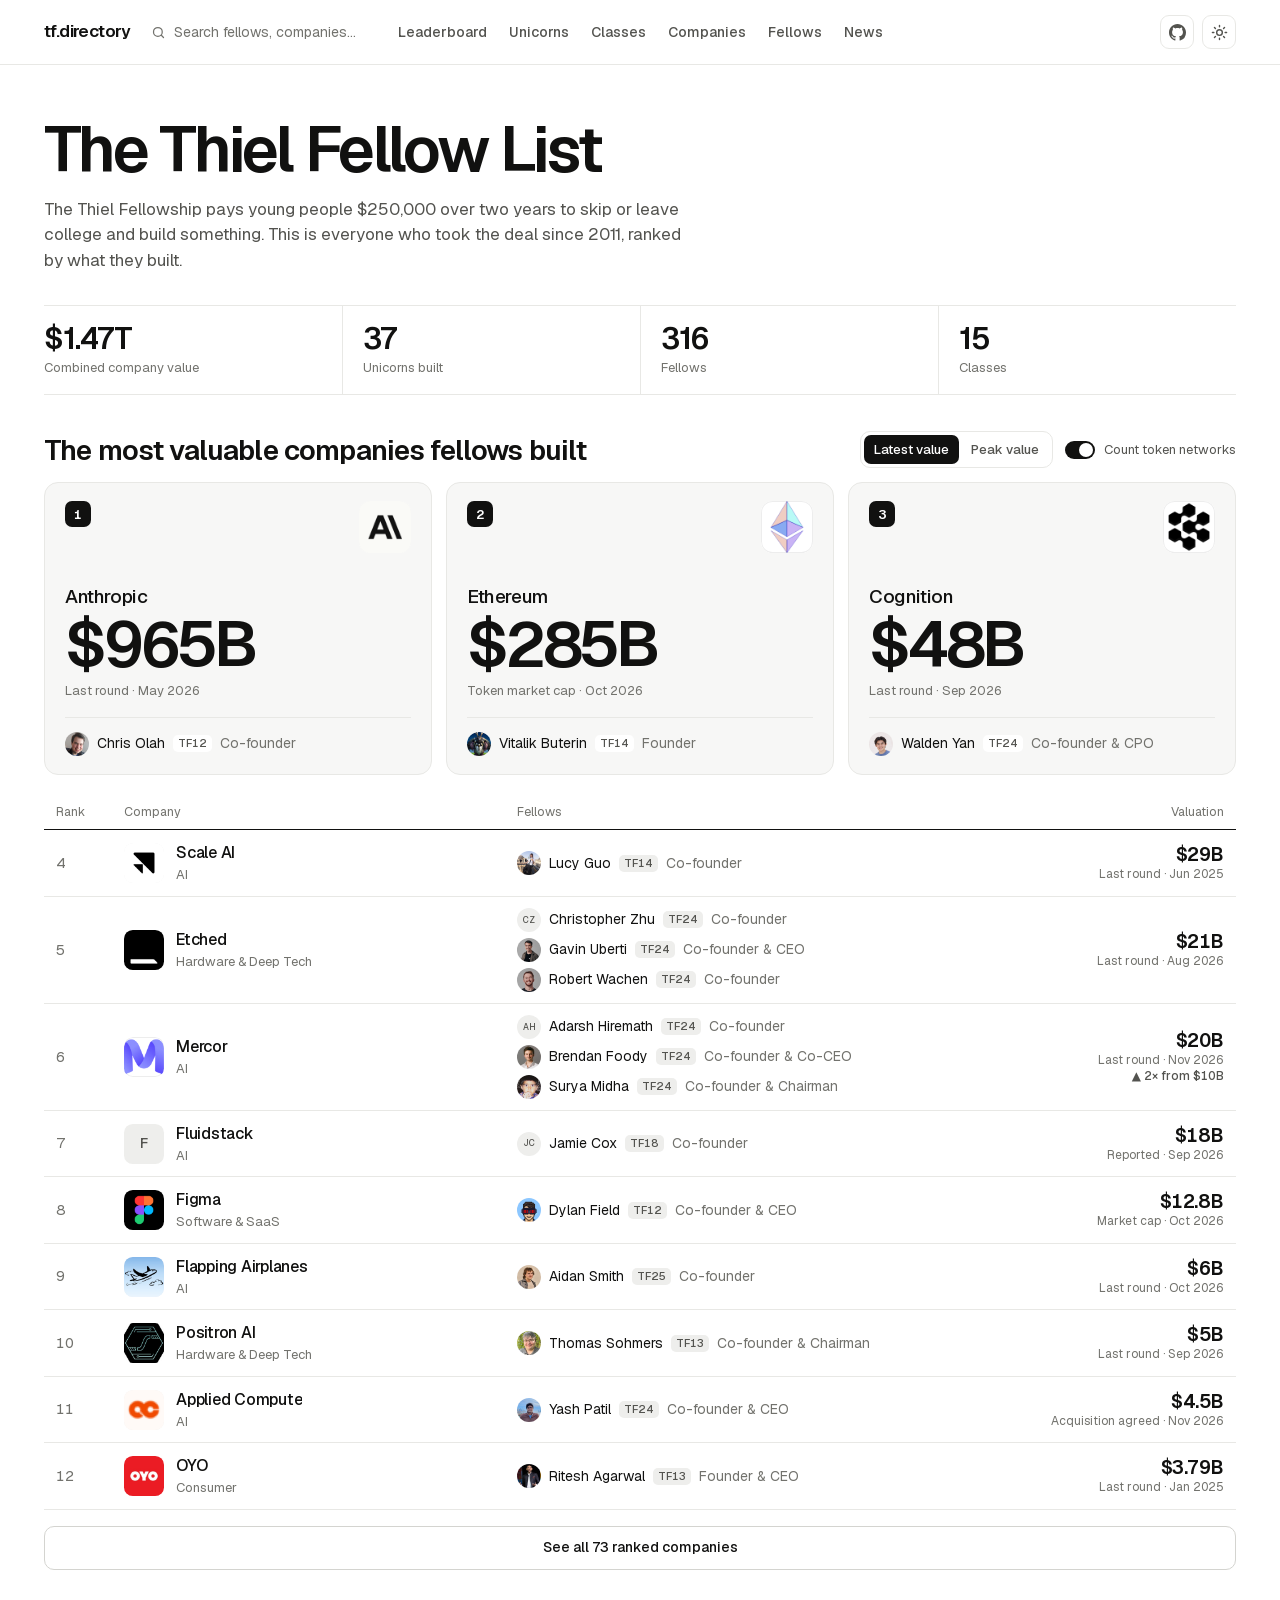
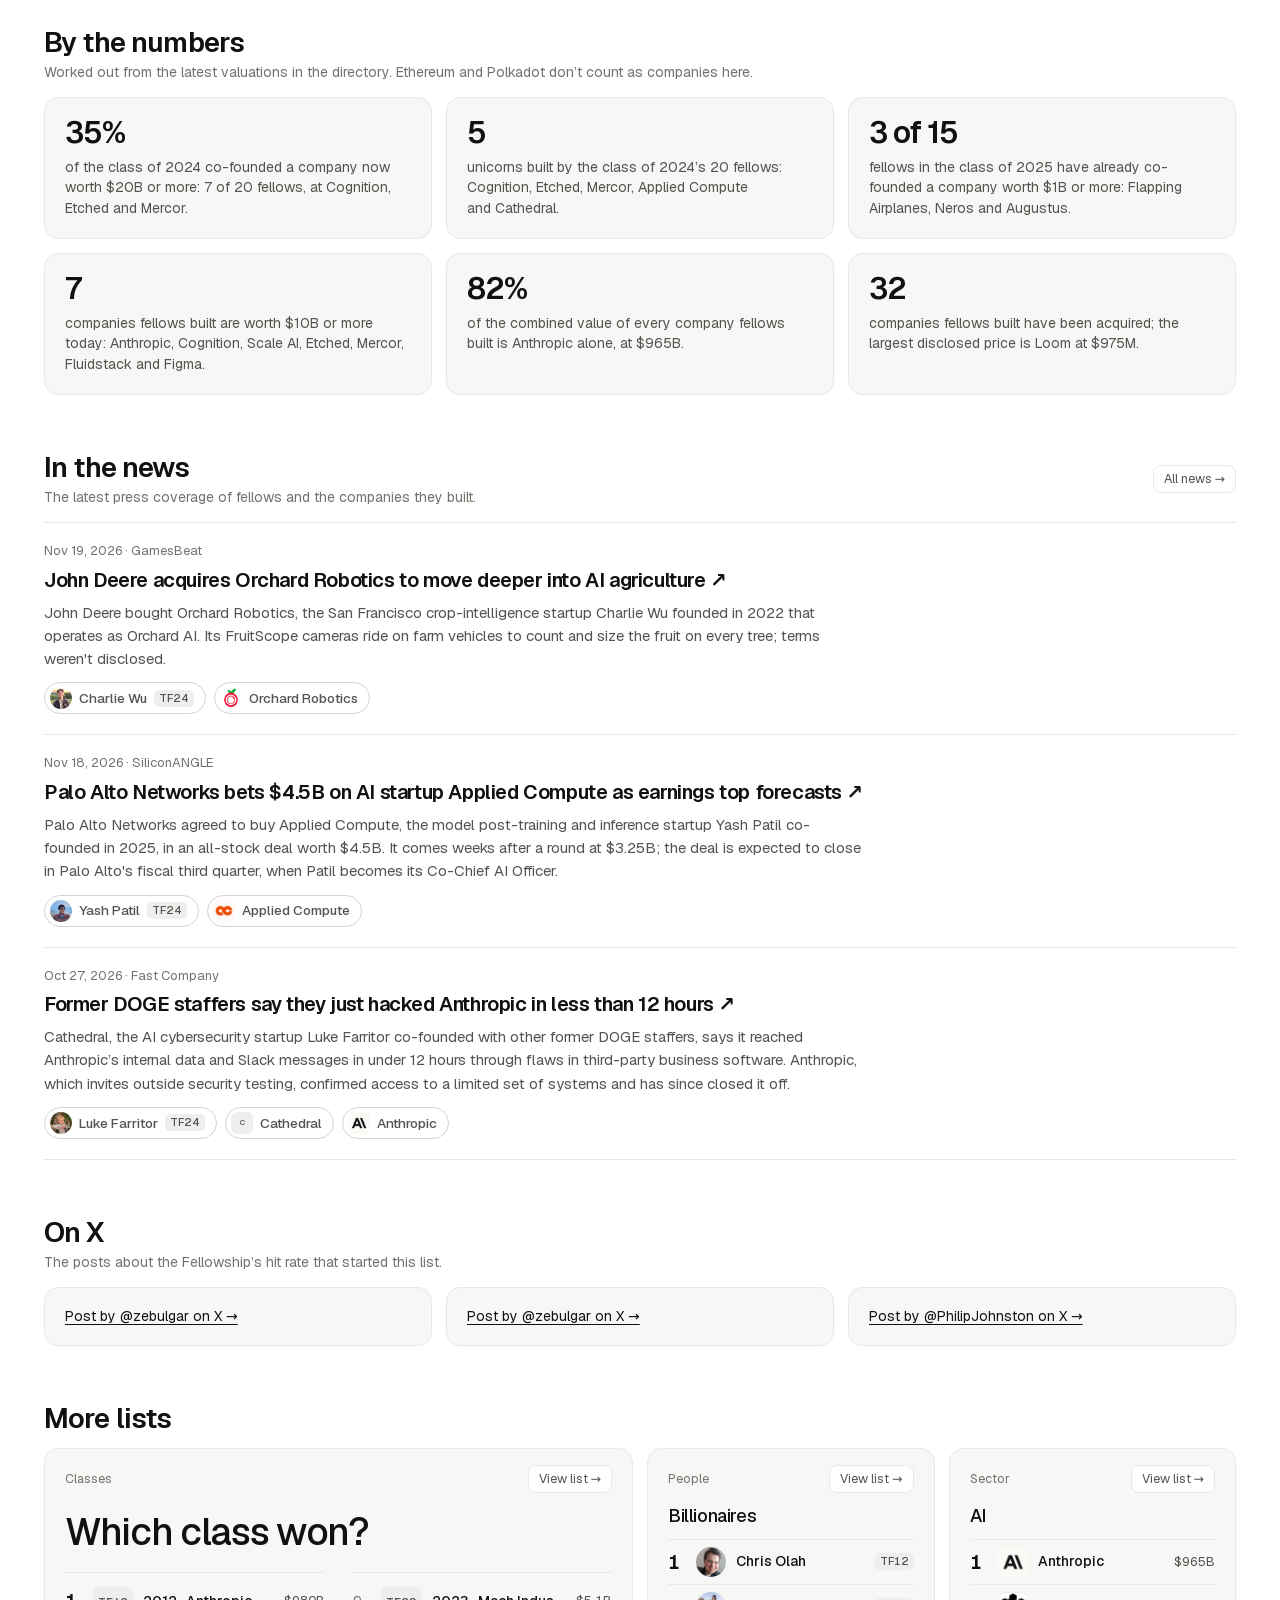
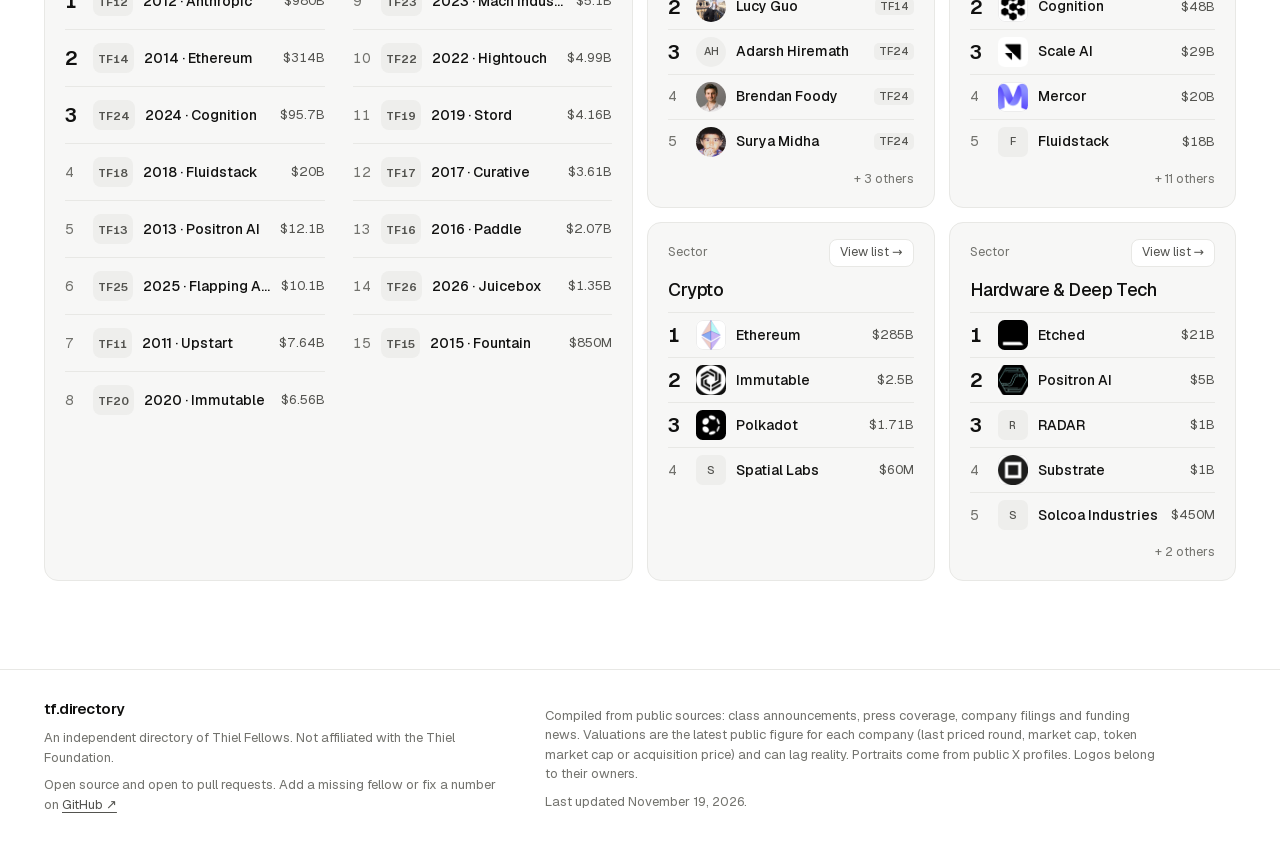
<file: index.html>
<!doctype html>
<html lang="en">
<head>
  <meta charset="utf-8">
  <meta name="viewport" content="width=device-width, initial-scale=1">
  <title>tf.directory — every Thiel Fellow</title>
  <meta name="description" content="An independent directory of every Thiel Fellow since 2011: browse by class, company and profile, with a valuation leaderboard of the companies they built.">
  <meta property="og:title" content="tf.directory — every Thiel Fellow">
  <meta property="og:description" content="Every Thiel Fellow since 2011, by class, company and profile, with a valuation leaderboard.">
  <meta property="og:url" content="https://tf.directory/">
  <meta property="og:type" content="website">
  <meta name="twitter:card" content="summary">
  <meta name="theme-color" content="#ffffff" media="(prefers-color-scheme: light)">
  <meta name="theme-color" content="#0c0c0b" media="(prefers-color-scheme: dark)">
  <link rel="icon" href="data:image/svg+xml,%3Csvg xmlns='http://www.w3.org/2000/svg' viewBox='0 0 64 64'%3E%3Crect width='64' height='64' rx='14' fill='%23111110'/%3E%3Ctext x='32' y='44' font-family='Helvetica,Arial,sans-serif' font-size='34' font-weight='700' letter-spacing='-2' text-anchor='middle' fill='%23ffffff'%3Etf%3C/text%3E%3C/svg%3E">
  <link rel="preload" href="assets/fonts/geist.woff2" as="font" type="font/woff2" crossorigin>
  <link rel="stylesheet" href="assets/style.css?v=17">
</head>
<body>
  <a class="skip" href="#app">Skip to content</a>
  <header class="top">
    <div class="wrap top-in">
      <div class="top-left">
        <a class="mark" href="#/" aria-label="tf.directory home">tf.directory</a>
        <button class="search-btn" id="open-search" type="button" aria-label="Search fellows and companies">
          <svg width="15" height="15" viewBox="0 0 24 24" fill="none" stroke="currentColor" stroke-width="2" stroke-linecap="round" aria-hidden="true"><circle cx="11" cy="11" r="7"/><path d="m20 20-3.5-3.5"/></svg>
          <span class="lbl">Search fellows, companies…</span>
        </button>
      </div>
      <nav class="nav" aria-label="Primary">
        <a href="#/leaderboard" data-nav="leaderboard">Leaderboard</a>
        <a href="#/unicorns" data-nav="unicorns">Unicorns</a>
        <a href="#/classes" data-nav="classes">Classes</a>
        <a href="#/companies" data-nav="companies">Companies</a>
        <a href="#/fellows" data-nav="fellows">Fellows</a>
        <a href="#/news" data-nav="news">News</a>
      </nav>
      <div class="top-actions">
        <a class="icon-btn" href="https://github.com/Sigil-Wen/tf.directory" target="_blank" rel="noopener" aria-label="tf.directory on GitHub" title="Open source on GitHub. Pull requests welcome.">
          <svg width="17" height="17" viewBox="0 0 16 16" fill="currentColor" aria-hidden="true"><path d="M8 0C3.58 0 0 3.58 0 8c0 3.54 2.29 6.53 5.47 7.59.4.07.55-.17.55-.38 0-.19-.01-.82-.01-1.49-2.01.37-2.53-.49-2.69-.94-.09-.23-.48-.94-.82-1.13-.28-.15-.68-.52-.01-.53.63-.01 1.08.58 1.23.82.72 1.21 1.87.87 2.33.66.07-.52.28-.87.51-1.07-1.78-.2-3.64-.89-3.64-3.95 0-.87.31-1.59.82-2.15-.08-.2-.36-1.02.08-2.12 0 0 .67-.21 2.2.82.64-.18 1.32-.27 2-.27.68 0 1.36.09 2 .27 1.53-1.04 2.2-.82 2.2-.82.44 1.1.16 1.92.08 2.12.51.56.82 1.27.82 2.15 0 3.07-1.87 3.75-3.65 3.95.29.25.54.73.54 1.48 0 1.07-.01 1.93-.01 2.2 0 .21.15.46.55.38A8.013 8.013 0 0 0 16 8c0-4.42-3.58-8-8-8z"/></svg>
        </a>
        <button class="icon-btn" id="theme" type="button" aria-label="Toggle dark mode">
          <svg class="i-sun" width="17" height="17" viewBox="0 0 24 24" fill="none" stroke="currentColor" stroke-width="2" stroke-linecap="round" aria-hidden="true"><circle cx="12" cy="12" r="4"/><path d="M12 2v2M12 20v2M4.9 4.9l1.4 1.4M17.7 17.7l1.4 1.4M2 12h2M20 12h2M4.9 19.1l1.4-1.4M17.7 6.3l1.4-1.4"/></svg>
          <svg class="i-moon" width="17" height="17" viewBox="0 0 24 24" fill="none" stroke="currentColor" stroke-width="2" stroke-linecap="round" stroke-linejoin="round" aria-hidden="true"><path d="M21 12.8A9 9 0 1 1 11.2 3a7 7 0 0 0 9.8 9.8z"/></svg>
        </button>
      </div>
    </div>
  </header>

  <main id="app" class="wrap" tabindex="-1">
    <div class="loading">Loading the directory…</div>
  </main>

  <footer class="foot">
    <div class="wrap foot-in">
      <div>
        <div class="mark">tf.directory</div>
        <p>An independent directory of Thiel Fellows. Not affiliated with the Thiel Foundation.</p>
        <p>Open source and open to pull requests. Add a missing fellow or fix a number on <a href="https://github.com/Sigil-Wen/tf.directory" target="_blank" rel="noopener">GitHub ↗</a></p>
      </div>
      <div class="foot-note">
        <p>Compiled from public sources: class announcements, press coverage, company filings and funding news. Valuations are the latest public figure for each company (last priced round, market cap, token market cap or acquisition price) and can lag reality. Portraits come from public X profiles. Logos belong to their owners.</p>
        <p id="updated"></p>
      </div>
    </div>
  </footer>

  <div class="pal-back" id="pal" hidden>
    <div class="pal" role="dialog" aria-modal="true" aria-label="Search">
      <input id="pal-q" type="text" placeholder="Search fellows, companies, classes…" autocomplete="off" spellcheck="false" aria-controls="pal-list">
      <div class="pal-list" id="pal-list" role="listbox"></div>
      <div class="pal-foot"><span><kbd>↑</kbd><kbd>↓</kbd> move</span><span><kbd>↵</kbd> open</span><span><kbd>esc</kbd> close</span></div>
    </div>
  </div>

  <script src="assets/app.js?v=17"></script>
</body>
</html>
</file>
<file: assets/style.css>
@font-face { font-family: "Geist"; font-style: normal; font-weight: 100 900; font-display: swap; src: url(fonts/geist.woff2) format("woff2"); }

:root {
  --bg: #ffffff;
  --surface: #f7f7f6;
  --surface-2: #eeeeec;
  --ink: #111110;
  --ink-2: #53534f;
  --ink-3: #72726d;
  --line: #e8e8e5;
  --line-2: #d4d4d0;
  --chart-2: #a3a39e;
  --radius: 14px;
  --top-h: 64px;
  --sans: "Geist", ui-sans-serif, system-ui, -apple-system, "Segoe UI", sans-serif;
  color-scheme: light;
}

@media (prefers-color-scheme: dark) {
  :root:not([data-theme="light"]) {
    --bg: #0c0c0b;
    --surface: #161615;
    --surface-2: #232321;
    --ink: #f4f4f2;
    --ink-2: #b4b4af;
    --ink-3: #8b8b85;
    --line: #272725;
    --line-2: #3b3b38;
    --chart-2: #6b6b67;
    color-scheme: dark;
  }
}
:root[data-theme="dark"] {
  --bg: #0c0c0b;
  --surface: #161615;
  --surface-2: #232321;
  --ink: #f4f4f2;
  --ink-2: #b4b4af;
  --ink-3: #8b8b85;
  --line: #272725;
  --line-2: #3b3b38;
  --chart-2: #6b6b67;
  color-scheme: dark;
}

* { box-sizing: border-box; }
html { -webkit-text-size-adjust: 100%; scroll-padding-top: calc(var(--top-h) + 16px); }
body {
  margin: 0;
  background: var(--bg);
  color: var(--ink);
  font: 15px/1.5 var(--sans);
  -webkit-font-smoothing: antialiased;
  text-rendering: optimizeLegibility;
  overflow-x: hidden;
}
a { color: inherit; text-decoration: none; }
button { font: inherit; color: inherit; }
img, svg { display: block; }
::selection { background: var(--ink); color: var(--bg); }
:focus-visible { outline: 2px solid var(--ink); outline-offset: 2px; border-radius: 4px; }

.wrap { max-width: 1240px; margin: 0 auto; padding: 0 24px; }
#app { outline: none; min-height: 70vh; }
.skip { position: absolute; left: -999px; top: 8px; background: var(--ink); color: var(--bg); padding: 8px 12px; border-radius: 8px; z-index: 100; }
.skip:focus { left: 8px; }
.loading { padding: 120px 0; color: var(--ink-3); text-align: center; }

/* ---------- header ---------- */
.top {
  position: sticky; top: 0; z-index: 30;
  background: color-mix(in srgb, var(--bg) 88%, transparent);
  backdrop-filter: saturate(1.4) blur(14px);
  -webkit-backdrop-filter: saturate(1.4) blur(14px);
  border-bottom: 1px solid var(--line);
}
.top-in { display: grid; grid-template-columns: minmax(0, 1fr) auto minmax(0, 1fr); align-items: center; gap: 20px; height: var(--top-h); }
.top-left { display: flex; align-items: center; gap: 18px; min-width: 0; }
.mark { font-weight: 600; font-size: 17px; letter-spacing: -0.035em; white-space: nowrap; }
.nav { display: flex; gap: 22px; }
.nav a { color: var(--ink-2); font-size: 14px; font-weight: 500; white-space: nowrap; }
.nav a:hover, .nav a.on { color: var(--ink); }
.top-actions { display: flex; justify-content: flex-end; gap: 8px; }
.search-btn {
  display: flex; align-items: center; gap: 8px; height: 34px; padding: 0 2px; min-width: 0;
  border: 0; background: none; color: var(--ink-3); font-size: 14px; cursor: pointer;
}
.search-btn:hover { color: var(--ink); }
.search-btn .lbl { overflow: hidden; text-overflow: ellipsis; white-space: nowrap; }
kbd { font: 500 11px/1 var(--sans); border: 1px solid var(--line); border-radius: 5px; padding: 3px 5px; color: var(--ink-3); background: var(--bg); }
.icon-btn {
  width: 34px; height: 34px; display: grid; place-items: center; border-radius: 9px;
  border: 1px solid var(--line); background: var(--bg); color: var(--ink-2); cursor: pointer;
}
.icon-btn:hover { color: var(--ink); border-color: var(--line-2); }
.i-moon { display: none; }
:root[data-theme="dark"] .i-moon { display: block; }
:root[data-theme="dark"] .i-sun { display: none; }
@media (prefers-color-scheme: dark) {
  :root:not([data-theme="light"]) .i-moon { display: block; }
  :root:not([data-theme="light"]) .i-sun { display: none; }
}

/* ---------- type ---------- */
.title { font-size: clamp(38px, 5.2vw, 64px); font-weight: 600; line-height: 1.03; letter-spacing: -0.042em; margin: 0; text-wrap: balance; }
.sub { max-width: 640px; font-size: 17px; line-height: 1.5; color: var(--ink-2); margin: 14px 0 0; text-wrap: pretty; }
.sub b { color: var(--ink); font-weight: 500; }
.muted { color: var(--ink-3); }
.page-head { padding: 52px 0 28px; }
.note { font-size: 12.5px; color: var(--ink-3); margin: 12px 0 0; }
.note a { color: var(--ink-2); text-decoration: underline; text-underline-offset: 3px; }
.back { display: inline-block; font-size: 14px; color: var(--ink-2); padding: 28px 0 20px; }
.back:hover { color: var(--ink); }

.sect { padding-top: 56px; }
.sect-head { display: flex; align-items: center; justify-content: space-between; gap: 12px 24px; margin-bottom: 14px; flex-wrap: wrap; }
.sect-head h2 { font-size: clamp(22px, 2.6vw, 28px); font-weight: 600; letter-spacing: -0.03em; line-height: 1.15; margin: 0; }
.sect-head p { margin: 4px 0 0; color: var(--ink-3); font-size: 14px; }
.controls { display: flex; gap: 12px; align-items: center; flex-wrap: wrap; }
.btn-wide {
  display: flex; align-items: center; justify-content: center; height: 44px; margin-top: 16px;
  border: 1px solid var(--line-2); border-radius: 10px; font-size: 14px; font-weight: 500; background: var(--bg);
}
.btn-wide:hover { background: var(--surface); }

/* ---------- stats ---------- */
.stats { display: grid; grid-template-columns: repeat(5, minmax(0, 1fr)); border-top: 1px solid var(--line); border-bottom: 1px solid var(--line); margin-top: 32px; }
.stat { padding: 16px 20px; border-left: 1px solid var(--line); min-width: 0; }
.stat:first-child { border-left: 0; padding-left: 0; }
.stats.four { grid-template-columns: repeat(4, minmax(0, 1fr)); }
.stat b { display: block; font-size: 30px; font-weight: 600; line-height: 1.1; letter-spacing: -0.035em; white-space: nowrap; overflow: hidden; text-overflow: ellipsis; }
.stat span { display: block; margin-top: 3px; font-size: 13px; color: var(--ink-3); }

/* ---------- media ---------- */
.face, .logo { --s: 40px; width: var(--s); height: var(--s); flex: none; object-fit: cover; }
.face { border-radius: 50%; background: var(--surface-2); }
.logo { border-radius: 22%; background: #fff; box-shadow: inset 0 0 0 1px rgba(0, 0, 0, .07); object-fit: contain; }
.logo.on-dark { background: #111110; }
.face.blank, .logo.blank {
  display: inline-grid; place-items: center; background: var(--surface-2); color: var(--ink-2); box-shadow: none;
  font-size: calc(var(--s) * .36); font-weight: 500; line-height: 1; user-select: none;
}
.stack { display: inline-flex; flex: none; }
.stack > * { margin-left: -8px; box-shadow: 0 0 0 2px var(--bg); }
.stack > *:first-child { margin-left: 0; }
.tile {
  display: inline-grid; place-items: center; min-width: 26px; height: 26px; padding: 0 6px; border-radius: 7px;
  background: var(--ink); color: var(--bg); font-size: 13px; font-weight: 600; font-variant-numeric: tabular-nums;
}
.yr {
  display: inline-grid; place-items: center; min-width: 30px; height: 30px; padding: 0 5px; flex: none; border-radius: 8px;
  background: var(--surface-2); color: var(--ink-2); font-size: 11.5px; font-weight: 600; font-variant-numeric: tabular-nums;
}
.tf {
  display: inline-block; flex: none; font-size: 11px; font-weight: 500; line-height: 1; padding: 3px 5px; border-radius: 5px;
  background: var(--surface-2); color: var(--ink-2); font-variant-numeric: tabular-nums; vertical-align: 1px; white-space: nowrap;
}
.tag {
  display: inline-block; font-size: 11.5px; font-weight: 500; line-height: 1; padding: 3px 6px; border-radius: 5px;
  border: 1px solid var(--line-2); color: var(--ink-2); white-space: nowrap;
}
.chip { font-size: 13px; color: var(--ink-2); white-space: nowrap; }
.status { font-size: 13px; color: var(--ink-2); white-space: nowrap; }
.status.defunct { color: var(--ink-3); text-decoration: line-through; }

/* ---------- podium ---------- */
.podium { display: grid; grid-template-columns: repeat(3, minmax(0, 1fr)); gap: 14px; }
.pod {
  display: flex; flex-direction: column; min-width: 0; padding: 18px 20px 18px; background: var(--surface);
  border: 1px solid var(--line); border-radius: var(--radius); transition: border-color .15s;
}
.pod:hover { border-color: var(--line-2); }
.pod-top { display: flex; justify-content: space-between; align-items: flex-start; }
.pod-name { margin-top: 30px; font-size: 19px; font-weight: 500; letter-spacing: -0.02em; }
.pod-val { font-size: clamp(44px, 5vw, 64px); font-weight: 600; line-height: 1.02; letter-spacing: -0.05em; font-variant-numeric: tabular-nums; }
.pod-note { font-size: 13px; color: var(--ink-3); margin-top: 4px; }
.pod-fs { display: flex; flex-direction: column; gap: 6px; margin-top: 16px; padding-top: 14px; border-top: 1px solid var(--line); min-width: 0; }
.pod-fs .tf { background: var(--bg); }

/* ---------- ranked table ---------- */
.rk { font-size: 15px; color: var(--ink-3); font-variant-numeric: tabular-nums; }
.rk.lead { font-size: 26px; font-weight: 600; color: var(--ink); line-height: 1; letter-spacing: -0.03em; }
.t-head, .t-row { display: grid; grid-template-columns: 52px minmax(0, 1.1fr) minmax(0, 1.5fr) 176px; gap: 16px; align-items: center; }
.t-head { padding: 0 12px 8px; font-size: 12.5px; color: var(--ink-3); border-bottom: 1px solid var(--ink); }
.t-head button { border: 0; background: none; padding: 0; font-size: 12.5px; color: var(--ink-3); cursor: pointer; text-align: left; white-space: nowrap; }
.t-head button:hover, .t-head button.on { color: var(--ink); }
.t-head .r { text-align: right; justify-self: end; }
.t-row { padding: 11px 12px; border-bottom: 1px solid var(--line); transition: background .12s; }
.t-row:hover { background: var(--surface); }
.t-row:hover .stack > * { box-shadow: 0 0 0 2px var(--surface); }
.t-co { display: flex; align-items: center; gap: 12px; min-width: 0; }
.t-co .txt { min-width: 0; }
.t-name { display: block; font-size: 16px; font-weight: 500; letter-spacing: -0.015em; overflow: hidden; text-overflow: ellipsis; white-space: nowrap; }
a.t-co:hover .t-name { text-decoration: underline; text-underline-offset: 3px; text-decoration-thickness: 1px; }
.t-sub { display: flex; align-items: center; gap: 6px; font-size: 13px; color: var(--ink-3); overflow: hidden; white-space: nowrap; }
.t-sub.m { display: none; }
.founders { display: flex; flex-direction: column; gap: 6px; min-width: 0; }
.fl { display: flex; align-items: center; gap: 8px; min-width: 0; font-size: 14px; white-space: nowrap; }
.fl-a { display: inline-flex; align-items: center; gap: 8px; min-width: 0; flex: 0 1 auto; }
.fl-n { overflow: hidden; text-overflow: ellipsis; }
a.fl-a:hover .fl-n { text-decoration: underline; text-underline-offset: 3px; text-decoration-thickness: 1px; }
.fl-t { color: var(--ink-3); overflow: hidden; text-overflow: ellipsis; min-width: 0; flex: 1 1 0; }
.val { text-align: right; font-size: 19px; font-weight: 600; line-height: 1.15; letter-spacing: -0.025em; font-variant-numeric: tabular-nums; white-space: nowrap; min-width: 0; }
.val small { display: block; font-size: 12px; font-weight: 400; color: var(--ink-3); letter-spacing: 0; margin-top: 2px; overflow: hidden; text-overflow: ellipsis; }
.val .none { font-size: 13.5px; font-weight: 400; color: var(--ink-3); letter-spacing: 0; }

.ct .t-head, .ct .t-row { grid-template-columns: 44px minmax(0, 1.7fr) 150px 104px 160px 84px; }
.uni .t-head, .uni .t-row { grid-template-columns: 52px minmax(0, 1.1fr) minmax(0, 1.4fr) 176px 132px; }
.u-now { text-align: right; font-size: 15px; color: var(--ink-2); font-variant-numeric: tabular-nums; white-space: nowrap; min-width: 0; }
.u-now small { display: block; font-size: 12px; color: var(--ink-3); overflow: hidden; text-overflow: ellipsis; }
.h-now { justify-self: end; }
.val small.m { display: none; }
.val small.up, .pod-note .up, .worth .up { color: var(--ink-2); font-weight: 500; }
.pod-note .up { display: block; margin-top: 2px; }
.worth .up { margin-top: 4px; }
.ct .t-head { position: sticky; top: var(--top-h); background: var(--bg); z-index: 4; padding-top: 8px; }
.t-raised { font-size: 14px; color: var(--ink-2); text-align: right; font-variant-numeric: tabular-nums; }

/* classes */
.cl-row { display: grid; grid-template-columns: 52px 148px 92px minmax(0, 1fr) 132px; gap: 16px; align-items: center; padding: 12px; border-bottom: 1px solid var(--line); }
.cl-rows { border-top: 1px solid var(--ink); }
.cl-year { font-size: 24px; font-weight: 600; line-height: 1.05; letter-spacing: -0.03em; font-variant-numeric: tabular-nums; }
.cl-year small { display: block; font-size: 12.5px; font-weight: 400; color: var(--ink-3); letter-spacing: 0; margin-top: 3px; white-space: nowrap; }
a.cl-year:hover { text-decoration: underline; text-underline-offset: 4px; text-decoration-thickness: 1px; }
.cl-row .stack { min-width: 0; }
.cl-track { display: flex; height: 28px; background: var(--surface); border-radius: 6px; overflow: hidden; min-width: 0; }
.cl-seg {
  display: flex; align-items: center; min-width: 0; overflow: hidden; height: 100%; padding-left: 8px; white-space: nowrap;
  border-right: 2px solid var(--bg); background: var(--ink); color: var(--bg); font-size: 12px; font-weight: 500;
}
.cl-seg span { overflow: hidden; text-overflow: ellipsis; }
.cl-seg:hover { opacity: .85; }
.cl-seg.s1 { background: color-mix(in srgb, var(--ink) 66%, var(--bg)); }
.cl-seg.s2 { background: color-mix(in srgb, var(--ink) 40%, var(--bg)); }
.cl-seg.s3 { background: color-mix(in srgb, var(--ink) 22%, var(--bg)); color: var(--ink); }

/* ---------- segmented controls ---------- */
.seg, .tabs { display: inline-flex; gap: 2px; padding: 3px; border: 1px solid var(--line); border-radius: 10px; background: var(--bg); }
.tabs { max-width: 100%; overflow-x: auto; scrollbar-width: none; }
.tabs::-webkit-scrollbar { display: none; }
.seg button, .tabs a { flex: none; border: 0; background: none; font-size: 13px; font-weight: 500; padding: 5px 10px; border-radius: 7px; color: var(--ink-2); cursor: pointer; white-space: nowrap; }
.seg button:hover, .tabs a:hover { color: var(--ink); }
.seg button.on, .tabs a.on { background: var(--ink); color: var(--bg); }
.toolbar { display: flex; align-items: center; justify-content: space-between; gap: 12px 20px; flex-wrap: wrap; margin-bottom: 16px; }

.switch { display: inline-flex; align-items: center; gap: 9px; font-size: 13px; color: var(--ink-2); cursor: pointer; user-select: none; white-space: nowrap; }
.switch input { appearance: none; width: 30px; height: 18px; border-radius: 99px; background: var(--line-2); position: relative; margin: 0; cursor: pointer; transition: background .15s; flex: none; }
.switch input::after { content: ""; position: absolute; top: 2px; left: 2px; width: 14px; height: 14px; border-radius: 50%; background: var(--bg); transition: transform .15s; }
.switch input:checked { background: var(--ink); }
.switch input:checked::after { transform: translateX(12px); }

/* ---------- charts ---------- */
.chart { margin: 4px 0 0; }
.chart-legend { display: flex; gap: 6px 18px; flex-wrap: wrap; font-size: 13px; color: var(--ink-2); }
.chart-legend i { display: inline-block; width: 10px; height: 10px; border-radius: 2px; margin-right: 7px; vertical-align: -1px; }
.k-now, .seg-now { background: var(--ink); }
.k-past, .seg-past { background: var(--chart-2); }
.plot { position: relative; height: 260px; margin-left: 40px; border-bottom: 1px solid var(--line-2); }
.gl { position: absolute; left: 0; right: 0; height: 0; border-top: 1px solid var(--line); pointer-events: none; }
.gl span { position: absolute; right: calc(100% + 8px); top: -8px; font-size: 11.5px; color: var(--ink-3); font-variant-numeric: tabular-nums; }
.cols { position: absolute; inset: 0; display: grid; grid-template-columns: repeat(var(--n), minmax(0, 1fr)); align-items: end; }
.col { position: relative; height: 100%; display: flex; flex-direction: column; justify-content: flex-end; align-items: center; border-radius: 6px; }
.col:hover { background: color-mix(in srgb, var(--surface-2) 60%, transparent); }
.col .bar { position: relative; width: min(24px, 56%); display: flex; flex-direction: column; gap: 2px; min-height: 0; }
.col .bar > span { min-height: 0; }
.col .bar > span:first-of-type { border-radius: 4px 4px 0 0; }
.col .cap { position: absolute; bottom: 100%; left: 50%; transform: translateX(-50%); margin-bottom: 6px; font-size: 12.5px; font-weight: 600; white-space: nowrap; }
.chart.rounds .plot { height: 220px; margin-top: 26px; }
.xl small { display: block; font-size: 11px; color: var(--ink-3); }
.xl.all span { color: var(--ink-2); }
.xl { display: grid; grid-template-columns: repeat(var(--n), minmax(0, 1fr)); margin: 8px 0 0 40px; font-size: 11.5px; color: var(--ink-3); text-align: center; font-variant-numeric: tabular-nums; }
.hbars { display: flex; flex-direction: column; gap: 4px; max-width: 760px; }
.hb { display: grid; grid-template-columns: 170px minmax(0, 1fr); gap: 14px; align-items: center; padding: 4px 6px; border-radius: 8px; }
.hb:hover { background: var(--surface); }
.hb-l { font-size: 14px; color: var(--ink-2); overflow: hidden; text-overflow: ellipsis; white-space: nowrap; }
.hb-track { display: flex; align-items: center; gap: 8px; min-width: 0; }
.hb-bar { height: 20px; background: var(--ink); border-radius: 0 4px 4px 0; flex: none; }
.hb-v { font-size: 13px; font-weight: 600; font-variant-numeric: tabular-nums; }
.tip {
  position: fixed; z-index: 70; pointer-events: none; max-width: 280px; padding: 9px 11px; border-radius: 10px;
  background: var(--bg); border: 1px solid var(--line-2); box-shadow: 0 10px 30px -10px rgba(0, 0, 0, .3); font-size: 12.5px; color: var(--ink-2);
}
.tip[hidden] { display: none; }
.tip b { display: block; font-size: 15px; color: var(--ink); }
.tip span { display: block; margin-bottom: 4px; }
.tip div { margin-top: 2px; }
.tview { margin-top: 14px; }
.tview summary { cursor: pointer; font-size: 13.5px; color: var(--ink-2); }
.tview summary:hover { color: var(--ink); }
.tview-wrap { overflow-x: auto; margin-top: 10px; }
.tview table { width: 100%; border-collapse: collapse; font-size: 13.5px; }
.tview th, .tview td { text-align: left; padding: 8px 10px; border-bottom: 1px solid var(--line); vertical-align: top; }
.tview th { font-weight: 500; color: var(--ink-3); font-size: 12.5px; border-bottom-color: var(--ink); }
.tview .r { text-align: right; white-space: nowrap; font-variant-numeric: tabular-nums; }
.tview td a { text-decoration: underline; text-underline-offset: 3px; }

/* ---------- posts ---------- */
.posts { display: grid; grid-template-columns: repeat(3, minmax(0, 1fr)); gap: 14px; align-items: start; }
.post { min-width: 0; }
.posts .twitter-tweet { margin: 0 !important; }
.posts blockquote.twitter-tweet { padding: 18px 20px; border: 1px solid var(--line); border-radius: var(--radius); background: var(--surface); font-size: 14px; }
.posts blockquote.twitter-tweet a { text-decoration: underline; text-underline-offset: 3px; }

/* ---------- list cards ---------- */
.lists { display: grid; grid-template-columns: repeat(4, minmax(0, 1fr)); gap: 14px; }
.fact-cards { display: grid; grid-template-columns: repeat(3, minmax(0, 1fr)); gap: 14px; }
.fcard { display: block; background: var(--surface); border: 1px solid var(--line); border-radius: var(--radius); padding: 18px 20px 20px; min-width: 0; transition: border-color .15s; }
.fcard:hover { border-color: var(--line-2); }
.fcard b { display: block; font-size: 30px; font-weight: 600; line-height: 1.1; letter-spacing: -0.035em; white-space: nowrap; }
.fcard p { margin: 8px 0 0; font-size: 14px; line-height: 1.45; color: var(--ink-2); text-wrap: pretty; }
.lcard { background: var(--surface); border: 1px solid var(--line); border-radius: var(--radius); padding: 16px 20px 18px; min-width: 0; }
.lcard.wide { grid-column: span 2; grid-row: span 2; }
.lc-top { display: flex; justify-content: space-between; align-items: center; gap: 12px; font-size: 12.5px; color: var(--ink-3); }
.lc-btn { display: inline-flex; align-items: center; height: 28px; padding: 0 10px; border: 1px solid var(--line); border-radius: 8px; background: var(--bg); color: var(--ink-2); font-size: 12.5px; white-space: nowrap; }
.lc-btn:hover { color: var(--ink); border-color: var(--line-2); }
.lcard h3 { font-size: 18px; font-weight: 500; line-height: 1.2; letter-spacing: -0.022em; margin: 12px 0; }
.lcard.wide h3 { font-size: clamp(28px, 3.1vw, 38px); font-weight: 500; line-height: 1.08; letter-spacing: -0.035em; margin: 18px 0 20px; }
.li-rows.two { display: grid; grid-auto-flow: column; grid-template-rows: repeat(8, auto); column-gap: 28px; }
.li-rows.two .li { padding: 13px 0; }
.li { display: flex; align-items: center; gap: 10px; padding: 7px 0; border-top: 1px solid var(--line); min-width: 0; }
.li .rk { width: 18px; flex: none; font-size: 14px; }
.li .rk.lead { font-size: 20px; }
.li-t { flex: 1; min-width: 0; font-size: 14px; font-weight: 500; overflow: hidden; text-overflow: ellipsis; white-space: nowrap; }
.li:hover .li-t { text-decoration: underline; text-underline-offset: 3px; text-decoration-thickness: 1px; }
.li-v { flex: none; font-size: 13px; color: var(--ink-2); font-variant-numeric: tabular-nums; }
.li-more { font-size: 12.5px; color: var(--ink-3); text-align: right; margin: 6px 0 0; }

/* ---------- filters ---------- */
.filters { display: flex; gap: 8px; flex-wrap: wrap; align-items: center; padding-bottom: 12px; }
.input { height: 40px; border: 1px solid var(--line); background: var(--bg); border-radius: 10px; padding: 0 12px; font: inherit; font-size: 14px; color: var(--ink); min-width: 0; }
.input.grow { flex: 1 1 260px; border-radius: 99px; padding: 0 18px; }
.input::placeholder { color: var(--ink-3); }
.input:focus { outline: 0; border-color: var(--ink); }
select.input {
  appearance: none; padding-right: 30px; cursor: pointer;
  background-image: url("data:image/svg+xml,%3Csvg xmlns='http://www.w3.org/2000/svg' width='12' height='12' viewBox='0 0 24 24' fill='none' stroke='%2372726d' stroke-width='2.5' stroke-linecap='round'%3E%3Cpath d='m6 9 6 6 6-6'/%3E%3C/svg%3E");
  background-repeat: no-repeat; background-position: right 10px center;
}
.count { font-size: 13px; color: var(--ink-3); margin: 16px 0 12px; }
.empty { padding: 60px 0; text-align: center; color: var(--ink-3); }

/* ---------- fellow cards ---------- */
.fgrid { display: grid; grid-template-columns: repeat(auto-fill, minmax(176px, 1fr)); gap: 14px; }
.f-card { display: block; min-width: 0; overflow: hidden; border: 1px solid var(--line); border-radius: 12px; background: var(--bg); transition: border-color .15s; }
.f-card:hover { border-color: var(--line-2); }
.f-card:hover .fc-name { text-decoration: underline; text-underline-offset: 3px; text-decoration-thickness: 1px; }
.fc-media { position: relative; aspect-ratio: 1; display: grid; place-items: center; overflow: hidden; background: var(--surface); border-bottom: 1px solid var(--line); }
.fc-media .photo { width: 100%; height: 100%; object-fit: cover; }
.fc-media .tile { position: absolute; top: 8px; left: 8px; }
.ini { font-size: 40px; font-weight: 500; letter-spacing: -0.03em; color: var(--ink-3); user-select: none; }
.fc-body { padding: 9px 12px 11px; }
.fc-name, .fc-co { overflow: hidden; text-overflow: ellipsis; white-space: nowrap; }
.fc-name { font-size: 14.5px; font-weight: 500; letter-spacing: -0.012em; }
.fc-co { font-size: 12.5px; color: var(--ink-3); min-height: 18px; }
.group-h { display: flex; align-items: baseline; gap: 10px; margin: 36px 0 12px; font-size: 22px; font-weight: 600; letter-spacing: -0.03em; }
.group-h a:hover { text-decoration: underline; text-underline-offset: 4px; text-decoration-thickness: 1px; }
.group-h span { font-size: 13px; font-weight: 400; letter-spacing: 0; color: var(--ink-3); }

/* billionaire rows */
.b-rows { border-top: 1px solid var(--ink); }
.b-row { display: grid; grid-template-columns: 44px minmax(0, 1fr) 110px; gap: 14px; align-items: center; padding: 11px 12px; border-bottom: 1px solid var(--line); transition: background .12s; }
.b-row:hover { background: var(--surface); }
.b-name { display: block; font-size: 16px; font-weight: 500; letter-spacing: -0.015em; }
.b-row:hover .b-name { text-decoration: underline; text-underline-offset: 3px; text-decoration-thickness: 1px; }
.b-note { display: block; font-size: 13px; color: var(--ink-3); }
.b-row .r { justify-self: end; }

/* ---------- detail pages ---------- */
.profile { display: grid; grid-template-columns: 300px minmax(0, 1fr); gap: 48px; align-items: start; }
.p-side { position: sticky; top: calc(var(--top-h) + 20px); min-width: 0; }
.p-media { aspect-ratio: 1; display: grid; place-items: center; overflow: hidden; border-radius: var(--radius); background: var(--surface); border: 1px solid var(--line); }
.p-media > img:not(.logo) { width: 100%; height: 100%; object-fit: cover; }
.p-media .ini { font-size: 76px; }
.facts { margin: 8px 0 0; }
.facts div { display: flex; justify-content: space-between; gap: 18px; padding: 9px 0; border-bottom: 1px solid var(--line); font-size: 14px; }
.facts dt { color: var(--ink-3); flex: none; }
.facts dd { margin: 0; text-align: right; font-weight: 500; min-width: 0; overflow-wrap: anywhere; }
.facts dd small { display: block; font-size: 12px; font-weight: 400; color: var(--ink-3); }
.facts a:hover { text-decoration: underline; text-underline-offset: 3px; text-decoration-thickness: 1px; }
.links { display: flex; gap: 8px; flex-wrap: wrap; margin-top: 14px; }
.links a { display: inline-flex; align-items: center; height: 34px; padding: 0 12px; border-radius: 9px; border: 1px solid var(--line-2); font-size: 13.5px; font-weight: 500; }
.links a:hover { background: var(--surface); }
.p-main { min-width: 0; }
.p-main h1 { font-size: clamp(38px, 5vw, 60px); font-weight: 600; line-height: 1.03; letter-spacing: -0.042em; margin: 0; }
.p-sub { margin: 10px 0 0; font-size: 17px; color: var(--ink-2); display: flex; gap: 6px 10px; flex-wrap: wrap; align-items: center; }
.p-sub a:hover { color: var(--ink); text-decoration: underline; text-underline-offset: 3px; text-decoration-thickness: 1px; }
.worth { margin-top: 22px; padding: 16px 0; border-top: 1px solid var(--ink); border-bottom: 1px solid var(--line); }
.worth small { display: block; font-size: 13px; color: var(--ink-3); }
.worth b { display: block; font-size: clamp(42px, 5vw, 60px); font-weight: 600; line-height: 1.05; letter-spacing: -0.05em; margin: 2px 0; font-variant-numeric: tabular-nums; }
.prose { font-size: 17px; line-height: 1.6; max-width: 660px; margin: 22px 0 0; text-wrap: pretty; }
.sect-label { font-size: 13px; color: var(--ink-3); margin: 32px 0 10px; }
.co-list { border-top: 1px solid var(--line); }
.co-row { display: flex; align-items: center; gap: 12px; padding: 10px 0; border-bottom: 1px solid var(--line); min-width: 0; }
.co-row .t-name { font-size: 15px; }
.co-row:hover .t-name { text-decoration: underline; text-underline-offset: 3px; text-decoration-thickness: 1px; }
.co-row .val { margin-left: auto; font-size: 16px; flex: none; }
.taglist { display: flex; gap: 6px; flex-wrap: wrap; }
.taglist span { font-size: 13px; padding: 4px 10px; border-radius: 99px; border: 1px solid var(--line); }
.sources { margin: 0; padding: 0; list-style: none; font-size: 12.5px; color: var(--ink-3); }
.sources li { padding: 3px 0; overflow: hidden; text-overflow: ellipsis; white-space: nowrap; }
.sources a:hover { color: var(--ink); text-decoration: underline; }
.mates { display: grid; grid-template-columns: repeat(auto-fill, minmax(208px, 1fr)); gap: 0 24px; }
.mate { display: flex; gap: 10px; align-items: center; padding: 8px 0; border-top: 1px solid var(--line); min-width: 0; }
.mate .t { min-width: 0; }
.mate b { display: block; font-weight: 500; font-size: 14px; overflow: hidden; text-overflow: ellipsis; white-space: nowrap; }
.mate:hover b { text-decoration: underline; text-underline-offset: 3px; text-decoration-thickness: 1px; }
.mate small { display: block; font-size: 12.5px; color: var(--ink-3); overflow: hidden; text-overflow: ellipsis; white-space: nowrap; }
.pn { display: grid; grid-template-columns: 1fr 1fr; gap: 14px; margin: 48px 0 0; }
.pn a { border: 1px solid var(--line); border-radius: 12px; padding: 12px 16px; min-width: 0; }
.pn a:hover { background: var(--surface); }
.pn small { display: block; font-size: 12.5px; color: var(--ink-3); }
.pn b { font-weight: 500; display: block; overflow: hidden; text-overflow: ellipsis; white-space: nowrap; }
.pn .next { text-align: right; grid-column: 2; }
.conf { font-size: 12.5px; color: var(--ink-3); margin-top: 16px; }
.edit-note { font-size: 13px; color: var(--ink-3); margin: 28px 0 0; padding-top: 16px; border-top: 1px solid var(--line); }
.edit-note a, .foot a { color: var(--ink-2); text-decoration: underline; text-underline-offset: 3px; }
.edit-note a:hover, .foot a:hover { color: var(--ink); }
.edit-note code { font: 12px/1 ui-monospace, SFMono-Regular, Menlo, monospace; white-space: nowrap; padding: 2px 5px; border-radius: 5px; background: var(--surface); color: var(--ink-2); }

/* ---------- news ---------- */
.news-list { display: flex; flex-direction: column; border-top: 1px solid var(--line); }
.news { padding: 18px 0 20px; border-bottom: 1px solid var(--line); }
.news > * { max-width: 820px; }
.news-meta { margin: 0; font-size: 13px; color: var(--ink-3); }
.news h3 { margin: 6px 0 0; font-size: 20px; font-weight: 600; line-height: 1.3; letter-spacing: -0.02em; text-wrap: pretty; }
.news h3 a:hover { text-decoration: underline; text-underline-offset: 3px; }
.news-sum { margin: 8px 0 0; color: var(--ink-2); line-height: 1.55; }
.news-tags { display: flex; flex-wrap: wrap; gap: 8px; margin-top: 12px; }
.chip { display: inline-flex; align-items: center; gap: 7px; height: 32px; padding: 0 11px 0 5px; border: 1px solid var(--line-2); border-radius: 999px; font-size: 13.5px; font-weight: 500; white-space: nowrap; }
.chip:hover { background: var(--surface); }
.chip .logo { border-radius: 6px; }

/* ---------- palette ---------- */
.pal-back { position: fixed; inset: 0; background: rgba(10, 10, 9, .4); display: flex; justify-content: center; align-items: flex-start; padding: 12vh 16px 16px; z-index: 60; }
.pal-back[hidden] { display: none; }
.pal { width: min(640px, 100%); background: var(--bg); border: 1px solid var(--line); border-radius: 16px; box-shadow: 0 30px 80px -20px rgba(0,0,0,.45); overflow: hidden; }
.pal input { width: 100%; border: 0; border-bottom: 1px solid var(--line); background: none; padding: 18px 20px; font: inherit; font-size: 17px; color: var(--ink); outline: none; }
.pal input::placeholder { color: var(--ink-3); }
.pal-list { max-height: min(58vh, 460px); overflow: auto; padding: 6px; }
.pal-item { display: flex; gap: 12px; align-items: center; padding: 8px 10px; border-radius: 10px; cursor: pointer; min-width: 0; }
.pal-item.on { background: var(--surface-2); }
.pal-item .t { min-width: 0; flex: 1; }
.pal-item b { display: block; font-weight: 500; font-size: 14.5px; }
.pal-item small { display: block; color: var(--ink-3); font-size: 12.5px; overflow: hidden; text-overflow: ellipsis; white-space: nowrap; }
.pal-item .k { font-size: 12px; color: var(--ink-3); }
.pal-foot { display: flex; gap: 16px; padding: 10px 16px; border-top: 1px solid var(--line); font-size: 12px; color: var(--ink-3); }
.pal-foot kbd { margin-right: 3px; }
.pal-empty { padding: 28px; text-align: center; color: var(--ink-3); font-size: 14px; }

/* ---------- footer ---------- */
.foot { border-top: 1px solid var(--line); margin-top: 88px; padding: 28px 0 40px; font-size: 13px; color: var(--ink-3); }
.foot-in { display: grid; grid-template-columns: 1fr 1.5fr; gap: 40px; }
.foot p { margin: 8px 0 0; max-width: 620px; }
.foot .mark { color: var(--ink); font-size: 15px; }

/* ---------- responsive ---------- */
@media (max-width: 1040px) {
  .lists { grid-template-columns: repeat(2, minmax(0, 1fr)); }
  .posts { grid-template-columns: repeat(2, minmax(0, 1fr)); }
  .t-head, .t-row { grid-template-columns: 44px minmax(0, 1fr) minmax(0, 1.3fr) 156px; }
  .ct .t-head, .ct .t-row { grid-template-columns: 40px minmax(0, 1fr) 96px 150px; }
  .t-sector, .t-raised, .ct .t-head .h-sector, .ct .t-head .h-raised { display: none; }
  .cl-row { grid-template-columns: 44px 128px minmax(0, 1fr) 124px; }
  .uni .t-head, .uni .t-row { grid-template-columns: 44px minmax(0, 1fr) minmax(0, 1.3fr) 156px; }
  .u-now, .uni .h-now { display: none; }
  .uni .val small.m { display: block; }
  .cl-row .stack { display: none; }
}
@media (max-width: 860px) {
  .top-in { display: flex; flex-wrap: wrap; height: auto; padding-top: 10px; gap: 8px 12px; }
  .top-left { flex: 1; }
  .nav { order: 3; width: 100%; gap: 20px; padding-bottom: 8px; overflow-x: auto; scrollbar-width: none; }
  .nav::-webkit-scrollbar { display: none; }
  .ct .t-head { position: static; }
  .stats:not(.four) { grid-template-columns: repeat(3, minmax(0, 1fr)); }
  .stats:not(.four) .stat:nth-child(4) { border-left: 0; padding-left: 0; }
  .stats:not(.four) .stat:nth-child(n+4) { border-top: 1px solid var(--line); }
  .podium { grid-template-columns: 1fr; }
  .fact-cards { grid-template-columns: repeat(2, minmax(0, 1fr)); }
  .profile { grid-template-columns: 1fr; gap: 24px; }
  .p-side { position: static; }
  .p-media { max-width: 200px; }
  .foot-in { grid-template-columns: 1fr; gap: 12px; }
}
@media (max-width: 640px) {
  .wrap { padding: 0 16px; }
  body { font-size: 14.5px; }
  .page-head { padding: 36px 0 22px; }
  .sub { font-size: 16px; }
  .stats, .stats.four { grid-template-columns: repeat(2, minmax(0, 1fr)); }
  .stat { padding: 14px 14px 12px; }
  .stat:nth-child(n) { border-left: 1px solid var(--line); padding-left: 14px; border-top: 0; }
  .stat:nth-child(odd) { border-left: 0; padding-left: 0; }
  .stat:nth-child(n+3) { border-top: 1px solid var(--line); }
  .stat:last-child:nth-child(odd) { grid-column: span 2; }
  .sect { padding-top: 44px; }
  .lists, .posts, .fact-cards { grid-template-columns: minmax(0, 1fr); }
  .plot { height: 200px; margin-left: 34px; }
  .xl { margin-left: 34px; font-size: 10px; }
  .xl span:nth-child(even) { visibility: hidden; }
  .xl.all span:nth-child(even) { visibility: visible; }
  .chart.rounds .plot { height: 180px; }
  .hb { grid-template-columns: 116px minmax(0, 1fr); gap: 10px; }
  .lcard.wide { grid-column: auto; grid-row: auto; }
  .li-rows.two { display: block; }
  .t-head { display: none; }
  .t-row, .ct .t-row, .uni .t-row { grid-template-columns: 30px minmax(0, 1fr) auto; gap: 10px; padding: 10px 0; }
  .t-status { display: none; }
  .t-row .founders { grid-column: 2 / 4; grid-row: 2; }
  .t-sub { display: none; }
  .t-sub.m { display: block; overflow: hidden; text-overflow: ellipsis; }
  .rk.lead { font-size: 20px; }
  .val { font-size: 16px; }
  .val small { max-width: 124px; margin-left: auto; white-space: normal; line-height: 1.25; }
  .cl-row { grid-template-columns: 30px minmax(0, 1fr) auto; gap: 8px 10px; padding: 10px 0; }
  .cl-row .cl-track { grid-column: 1 / 4; grid-row: 2; height: 22px; }
  .fgrid { grid-template-columns: repeat(2, minmax(0, 1fr)); gap: 10px; }
  .b-row { grid-template-columns: 40px minmax(0, 1fr) auto; padding: 10px 0; }
  .pn { grid-template-columns: 1fr; }
  .pn .next { grid-column: 1; }
  .prose { font-size: 16px; }
}

@media (prefers-reduced-motion: reduce) {
  * { transition: none !important; }
}
</file>
